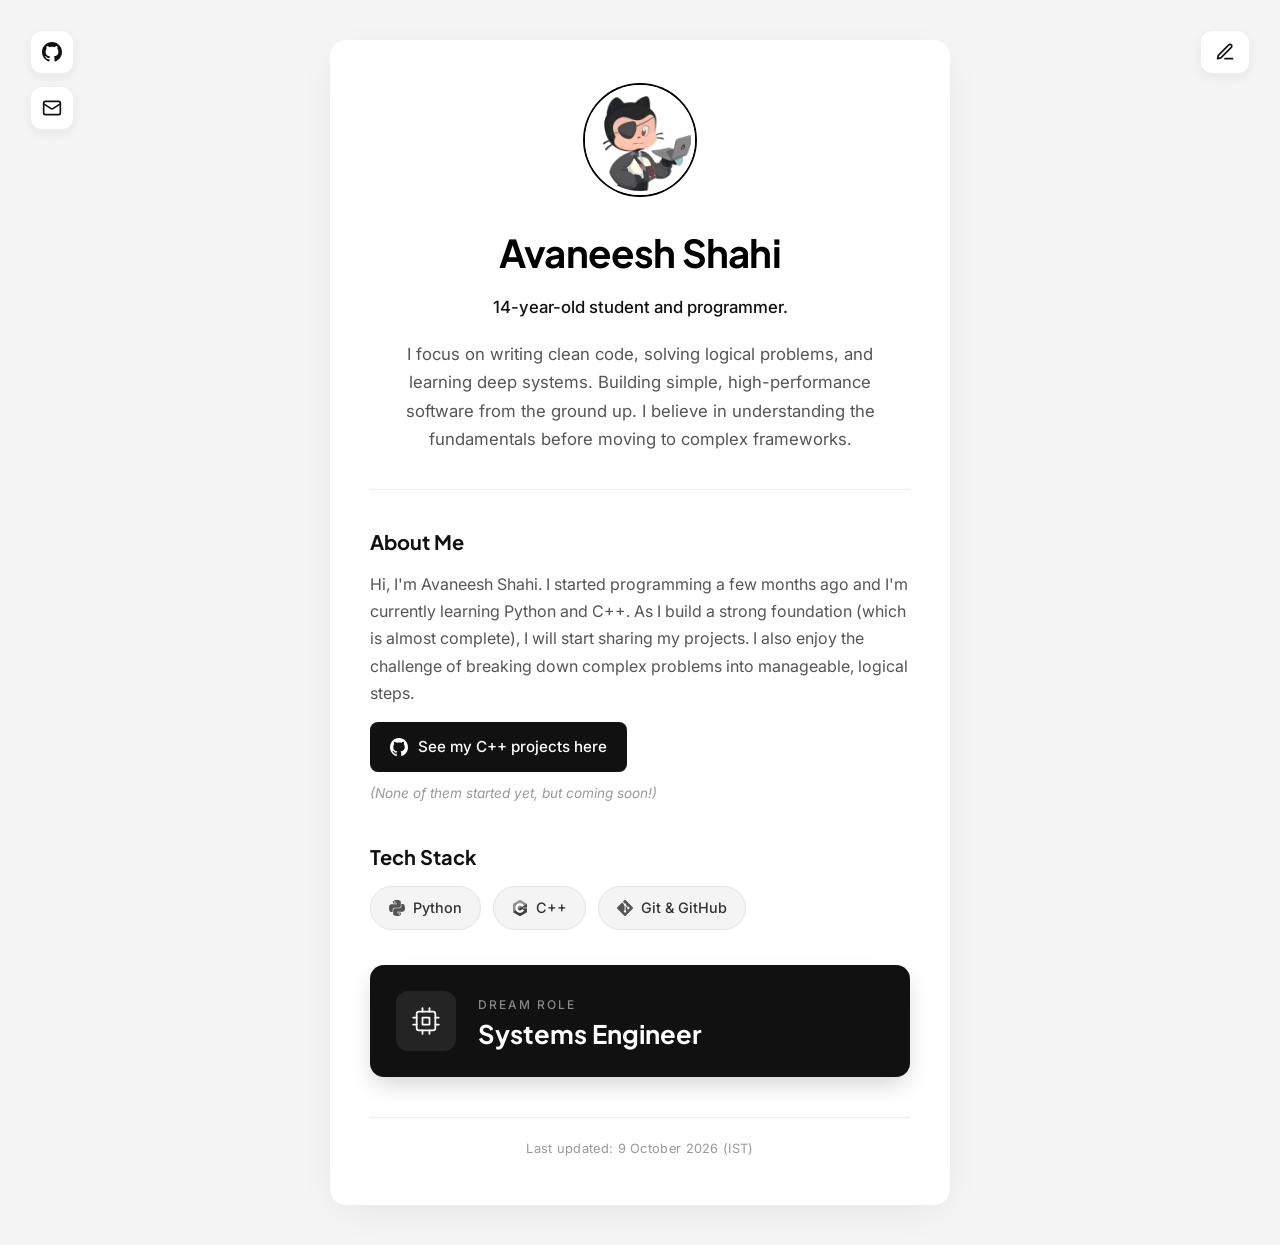
<file: index.html>
<!DOCTYPE html>
<html lang="en">
<head>
    <meta charset="UTF-8">
    <meta name="viewport" content="width=device-width, initial-scale=1.0">
    <link rel="preconnect" href="https://fonts.googleapis.com">
    <link rel="preconnect" href="https://fonts.gstatic.com" crossorigin>
    <link href="https://fonts.googleapis.com/css2?family=Plus+Jakarta+Sans:wght@200..800&family=Inter:wght@400;500&display=swap" rel="stylesheet">
    <link rel="stylesheet" href="style.css">
    <link rel="shortcut icon" href="profile.png" type="image/png">
    <title>Avaneesh Shahi | Portfolio</title>
</head>
<body>
      <a href="blogs/index.html" class="blog-btn" title="Read Blogs">
    <span class="blog-btn-icon">
        <svg width="20" height="20" viewBox="0 0 24 24" fill="none" stroke="currentColor" stroke-width="2" stroke-linecap="round" stroke-linejoin="round">
            <path d="M12 20h9"></path>
            <path d="M16.5 3.5a2.121 2.121 0 0 1 3 3L7 19l-4 1 1-4L16.5 3.5z"></path>
        </svg>
    </span>
    <span class="blog-btn-text">Read Blogs</span>
</a>
    <aside class="social-sidebar">
        <a href="https://github.com/avaneesh1200" target="_blank" class="social-link" title="GitHub Profile">
            <svg width="20" height="20" viewBox="0 0 24 24" fill="currentColor">
                <path d="M12 0c-6.626 0-12 5.373-12 12 0 5.302 3.438 9.8 8.207 11.387.599.111.793-.261.793-.577v-2.234c-3.338.726-4.033-1.416-4.033-1.416-.546-1.387-1.333-1.756-1.333-1.756-1.089-.745.083-.729.083-.729 1.205.084 1.839 1.237 1.839 1.237 1.07 1.834 2.807 1.304 3.492.997.107-.775.418-1.305.762-1.604-2.665-.305-5.467-1.334-5.467-5.931 0-1.311.469-2.381 1.236-3.221-.124-.303-.535-1.524.117-3.176 0 0 1.008-.322 3.301 1.23.957-.266 1.983-.399 3.003-.404 1.02.005 2.047.138 3.006.404 2.291-1.552 3.297-1.23 3.297-1.23.653 1.653.242 2.874.118 3.176.77.84 1.235 1.911 1.235 3.221 0 4.609-2.807 5.624-5.479 5.921.43.372.823 1.102.823 2.222v3.293c0 .319.192.694.801.576 4.765-1.589 8.199-6.086 8.199-11.386 0-6.627-5.373-12-12-12z"/>
            </svg>
        </a>
        <a href="mailto:avaneesh12012@proton.me" class="social-link" title="Email Me">
            <svg width="20" height="20" viewBox="0 0 24 24" fill="none" stroke="currentColor" stroke-width="2" stroke-linecap="round" stroke-linejoin="round">
                <rect x="2" y="4" width="20" height="16" rx="2"></rect>
                <path d="m22 7-8.97 5.7a1.94 1.94 0 0 1-2.06 0L2 7"></path>
            </svg>
        </a>
    </aside>

    <main class="card">
        
        <a href="https://github.com/avaneesh1200" target="_blank" class="avatar-link">
            <img src="profile.png" alt="Avaneesh Shahi's GitHub" class="avatar">
        </a>

        <header class="intro">
            <h1>Avaneesh Shahi</h1>
            <p class="tagline">14-year-old student and programmer.</p>
            <p class="description">
                I focus on writing clean code, solving logical problems, and learning deep systems. 
                Building simple, high-performance software from the ground up. I believe in understanding 
                the fundamentals before moving to complex frameworks.
            </p>
        </header>

        <hr class="separator">

        <section class="about">
            <h2>About Me</h2>
            <p>
                Hi, I'm Avaneesh Shahi. I started programming a few months ago and I'm currently learning 
                Python and C++. As I build a strong foundation (which is almost complete), I will start 
                sharing my projects. I also enjoy the challenge of breaking down complex problems into 
                manageable, logical steps.
            </p>
            
            <a href="https://github.com/avaneesh1200/myprojects-cpp" target="_blank" class="github-btn">
                <img src="github.svg" alt="GitHub Icon" class="btn-icon">
                See my C++ projects here
            </a>
            <p class="footnote">(None of them started yet, but coming soon!)</p>
        </section>

        <section class="skills">
            <h2>Tech Stack</h2>
            <div class="tag-container">
                
                <span class="tech-tag">
                    <svg width="16" height="16" viewBox="0 0 24 24" fill="currentColor">
                        <path d="M11.914 0C5.82 0 6.2 2.656 6.2 2.656l.007 2.752h5.814v.826H3.9S0 5.789 0 11.969c0 6.18 3.403 5.96 3.403 5.96h2.03v-2.867s-.109-3.42 3.35-3.42h5.766s3.24.052 3.24-3.148V3.202S18.28 0 11.914 0zM8.708 1.85a1.06 1.06 0 1 1 0 2.12 1.06 1.06 0 0 1 0-2.12z"/>
                        <path d="M12.086 24c6.094 0 5.714-2.656 5.714-2.656l-.007-2.752h-5.814v-.826h8.12S24 18.211 24 12.031c0-6.18-3.403-5.96-3.403-5.96h-2.03v2.867s.109 3.42-3.35 3.42H9.45s-3.24-.052-3.24 3.148v5.292S5.72 24 12.086 24zm3.206-1.85a1.06 1.06 0 1 1 0-2.12 1.06 1.06 0 0 1 0 2.12z"/>
                    </svg>
                    Python
                </span>

                <span class="tech-tag">
                    <img src="c++.webp" alt="C++ Icon" class="cplusplus-icon">
                    C++
                </span>

                <span class="tech-tag">
                    <svg width="16" height="16" viewBox="0 0 24 24" fill="currentColor">
                        <path d="M23.546 10.93L13.067.452c-.604-.603-1.582-.603-2.188 0L8.708 2.627l2.76 2.76c.645-.215 1.379-.07 1.889.441.516.515.658 1.258.438 1.9l2.658 2.66c.645-.223 1.387-.078 1.9.435.721.72.721 1.884 0 2.604-.719.719-1.881.719-2.6 0-.539-.541-.674-1.337-.404-1.996L12.86 8.955v6.525c.176.086.342.203.488.348.713.721.713 1.883 0 2.6-.719.721-1.889.721-2.609 0-.719-.719-.719-1.879 0-2.598.182-.18.387-.316.605-.406V8.835c-.217-.091-.424-.222-.6-.401-.545-.545-.676-1.342-.396-2.009L7.636 3.7.45 10.881c-.6.605-.6 1.584 0 2.189l10.48 10.477c.604.604 1.582.604 2.186 0l10.43-10.43c.605-.603.605-1.582 0-2.187"/>
                    </svg>
                    Git & GitHub
                </span>
            </div>
        </section>

        <section class="dream-section">
            <div class="dream-card">
                <div class="dream-icon">
                    <svg width="28" height="28" viewBox="0 0 24 24" fill="none" stroke="currentColor" stroke-width="1.5" stroke-linecap="round" stroke-linejoin="round">
                        <rect x="4" y="4" width="16" height="16" rx="2"></rect>
                        <rect x="9" y="9" width="6" height="6"></rect>
                        <path d="M9 1v3"></path>
                        <path d="M15 1v3"></path>
                        <path d="M9 20v3"></path>
                        <path d="M15 20v3"></path>
                        <path d="M20 9h3"></path>
                        <path d="M20 15h3"></path>
                        <path d="M1 9h3"></path>
                        <path d="M1 15h3"></path>
                    </svg>
                </div>
                <div class="dream-text">
                    <span class="dream-label">Dream Role</span>
                    <h3>Systems Engineer</h3>
                </div>
            </div>
        </section>

        <footer class="last-updated">
            Last updated: 9 October 2026 (IST)
        </footer>

    </main>

</body>
</html>
</file>
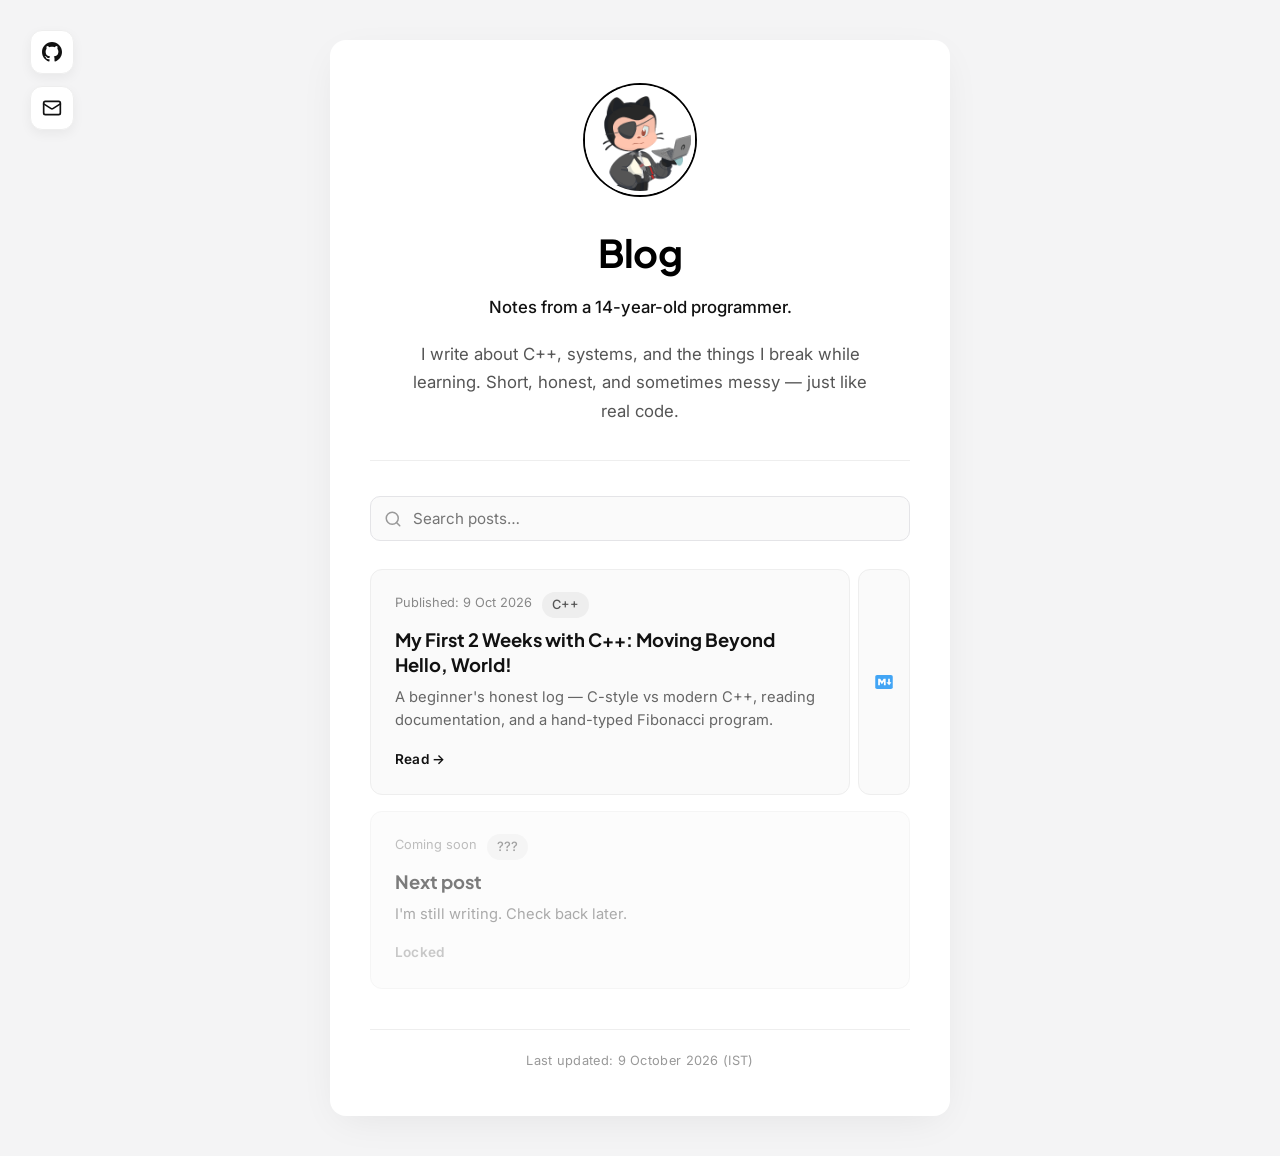
<file: blogs/index.html>
<!DOCTYPE html>
<html lang="en">
<head>
    <meta charset="UTF-8">
    <meta name="viewport" content="width=device-width, initial-scale=1.0">
    <link rel="preconnect" href="https://fonts.googleapis.com">
    <link rel="preconnect" href="https://fonts.gstatic.com" crossorigin>
    <link href="https://fonts.googleapis.com/css2?family=Plus+Jakarta+Sans:wght@200..800&family=Inter:wght@400;500&display=swap" rel="stylesheet">
    <link rel="shortcut icon" href="../profile.png" type="image/png">
    <title>Avaneesh Shahi · Blog Index</title>
    <style>
        * {
            box-sizing: border-box;
            margin: 0;
            padding: 0;
        }

        body {
            background-color: #f4f4f5;
            color: #1a1a1a;
            line-height: 1.7;
            padding: 40px 20px;
            display: flex;
            justify-content: center;
            font-family: 'Inter', sans-serif;
            min-height: 100vh;
        }

        h1, h2, h3 {
            font-family: 'Plus Jakarta Sans', sans-serif;
            color: #000;
        }

        .social-sidebar {
            position: fixed;
            top: 30px;
            left: 30px;
            display: flex;
            flex-direction: column;
            gap: 12px;
            z-index: 100;
        }

        .social-link {
            display: flex;
            align-items: center;
            justify-content: center;
            width: 44px;
            height: 44px;
            background-color: #ffffff;
            color: #111;
            border-radius: 12px;
            text-decoration: none;
            box-shadow: 0 4px 12px rgba(0, 0, 0, 0.05);
            border: 1px solid #eee;
            transition: all 0.2s ease;
        }

        .social-link:hover {
            background-color: #111;
            color: #fff;
            transform: translateY(-2px);
            box-shadow: 0 8px 20px rgba(0, 0, 0, 0.15);
        }

        .card {
            max-width: 620px;
            width: 100%;
            background: #ffffff;
            padding: 45px 40px;
            border-radius: 16px;
            box-shadow: 0 10px 40px -10px rgba(0, 0, 0, 0.08);
            height: fit-content;
        }

        .avatar-link {
            display: flex;
            justify-content: center;
            margin-bottom: 25px;
            text-decoration: none;
        }

        .avatar {
            width: 110px;
            height: 110px;
            border-radius: 50%;
            object-fit: cover;
            border: 4px solid #fff;
            box-shadow: 0 0 0 2px #000;
            transition: all 0.25s ease;
        }

        .avatar:hover {
            transform: translateY(-3px);
            box-shadow: 0 0 0 2px #000, 0 8px 20px rgba(0,0,0,0.15);
        }

        .intro {
            text-align: center;
            margin-bottom: 35px;
        }

        .intro h1 {
            font-size: 2.4rem;
            letter-spacing: -0.8px;
            margin-bottom: 8px;
        }

        .tagline {
            font-weight: 500;
            color: #111;
            font-size: 1.05rem;
            margin-bottom: 18px;
        }

        .description {
            font-size: 1.05rem;
            color: #555;
            max-width: 90%;
            margin: 0 auto;
        }

        .separator {
            border: 0;
            height: 1px;
            background-color: #eee;
            margin: 35px 0;
        }

        .search-wrapper {
            position: relative;
            margin-bottom: 28px;
        }

        .search-icon {
            position: absolute;
            left: 14px;
            top: 50%;
            transform: translateY(-50%);
            color: #999;
            pointer-events: none;
        }

        .search-input {
            width: 100%;
            padding: 12px 16px 12px 42px;
            border-radius: 10px;
            border: 1px solid #e4e4e7;
            background: #fafafa;
            font-family: 'Inter', sans-serif;
            font-size: 0.95rem;
            color: #222;
            transition: border-color 0.2s ease, box-shadow 0.2s ease;
            outline: none;
        }

        .search-input:focus {
            border-color: #111;
            background: #fff;
            box-shadow: 0 0 0 3px rgba(0,0,0,0.05);
        }

        .blog-list {
            display: flex;
            flex-direction: column;
            gap: 16px;
        }

        .blog-row {
            position: relative;
            display: flex;
            align-items: stretch;
            gap: 8px;
        }

        .blog-item {
            flex: 1;
            display: block;
            padding: 22px 24px;
            border-radius: 12px;
            border: 1px solid #eee;
            background: #fafafa;
            text-decoration: none;
            color: inherit;
            transition: all 0.2s ease;
            min-width: 0;
        }

        .blog-item:hover {
            background: #fff;
            border-color: #ddd;
            transform: translateY(-2px);
            box-shadow: 0 8px 24px -8px rgba(0,0,0,0.1);
        }

        .blog-item .blog-meta {
            display: flex;
            gap: 10px;
            margin-bottom: 10px;
            font-size: 0.8rem;
        }

        .blog-item .blog-date {
            color: #888;
        }

        .blog-item .blog-tag {
            background: #eee;
            color: #555;
            padding: 2px 10px;
            border-radius: 20px;
            font-weight: 500;
        }

        .blog-item .blog-title {
            font-size: 1.15rem;
            font-weight: 700;
            color: #111;
            margin-bottom: 8px;
            line-height: 1.35;
        }

        .blog-item .blog-excerpt {
            font-size: 0.92rem;
            color: #666;
            margin-bottom: 12px;
            line-height: 1.6;
        }

        .blog-item .read-more {
            font-size: 0.85rem;
            font-weight: 600;
            color: #111;
            letter-spacing: 0.2px;
        }

        .md-pill {
            display: flex;
            align-items: center;
            justify-content: center;
            width: 52px;
            border-radius: 12px;
            border: 1px solid #eee;
            background: #fafafa;
            text-decoration: none;
            transition: all 0.2s ease;
            flex-shrink: 0;
        }

        .md-pill:hover {
            background: #fff;
            border-color: #ddd;
            transform: translateY(-2px);
            box-shadow: 0 8px 24px -8px rgba(0,0,0,0.1);
        }

        .md-pill svg {
            width: 20px;
            height: 20px;
            display: block;
        }

        .blog-row.disabled .blog-item {
            opacity: 0.55;
            cursor: not-allowed;
            pointer-events: none;
        }

        .blog-row.disabled .md-pill {
            display: none;
        }

        /* ---- No results message ---- */
        .no-results {
            display: none;
            text-align: center;
            padding: 30px 20px;
            color: #999;
            font-size: 0.92rem;
            font-style: italic;
        }

        .no-results.visible {
            display: block;
        }

        .last-updated {
            margin-top: 40px;
            padding-top: 20px;
            border-top: 1px solid #eee;
            text-align: center;
            font-family: 'Inter', sans-serif;
            font-size: 0.8rem;
            color: #999;
            letter-spacing: 0.3px;
        }

        @media (max-width: 500px) {
            body { padding: 20px 12px; }
            .card { padding: 30px 20px; }
            .social-sidebar {
                top: auto;
                bottom: 20px;
                left: 50%;
                transform: translateX(-50%);
                flex-direction: row;
            }
            .intro h1 { font-size: 1.9rem; }
            .description { max-width: 100%; }
            .avatar { width: 90px; height: 90px; }
            .blog-item { padding: 18px 18px; }
            .blog-item .blog-title { font-size: 1.05rem; }
            .md-pill { width: 44px; }
        }
    </style>
</head>
<body>

    <aside class="social-sidebar">
        <a href="https://github.com/avaneesh1200" target="_blank" class="social-link" title="GitHub Profile">
            <svg width="20" height="20" viewBox="0 0 24 24" fill="currentColor">
                <path d="M12 0c-6.626 0-12 5.373-12 12 0 5.302 3.438 9.8 8.207 11.387.599.111.793-.261.793-.577v-2.234c-3.338.726-4.033-1.416-4.033-1.416-.546-1.387-1.333-1.756-1.333-1.756-1.089-.745.083-.729.083-.729 1.205.084 1.839 1.237 1.839 1.237 1.07 1.834 2.807 1.304 3.492.997.107-.775.418-1.305.762-1.604-2.665-.305-5.467-1.334-5.467-5.931 0-1.311.469-2.381 1.236-3.221-.124-.303-.535-1.524.117-3.176 0 0 1.008-.322 3.301 1.23.957-.266 1.983-.399 3.003-.404 1.02.005 2.047.138 3.006.404 2.291-1.552 3.297-1.23 3.297-1.23.653 1.653.242 2.874.118 3.176.77.84 1.235 1.911 1.235 3.221 0 4.609-2.807 5.624-5.479 5.921.43.372.823 1.102.823 2.222v3.293c0 .319.192.694.801.576 4.765-1.589 8.199-6.086 8.199-11.386 0-6.627-5.373-12-12-12z"/>
            </svg>
        </a>
        <a href="mailto:avaneesh12012@proton.me" class="social-link" title="Email Me">
            <svg width="20" height="20" viewBox="0 0 24 24" fill="none" stroke="currentColor" stroke-width="2" stroke-linecap="round" stroke-linejoin="round">
                <rect x="2" y="4" width="20" height="16" rx="2"></rect>
                <path d="m22 7-8.97 5.7a1.94 1.94 0 0 1-2.06 0L2 7"></path>
            </svg>
        </a>
    </aside>

    <main class="card">

        <a href="../index.html" class="avatar-link">
            <img src="../profile.png" alt="Avaneesh Shahi's GitHub" class="avatar" onerror="this.style.display='none'">
        </a>

        <header class="intro">
            <h1>Blog</h1>
            <p class="tagline">Notes from a 14-year-old programmer.</p>
            <p class="description">
                I write about C++, systems, and the things I break while learning.
                Short, honest, and sometimes messy — just like real code.
            </p>
        </header>

        <hr class="separator">

        <div class="search-wrapper">
            <svg class="search-icon" width="18" height="18" viewBox="0 0 24 24" fill="none" stroke="currentColor" stroke-width="2" stroke-linecap="round" stroke-linejoin="round">
                <circle cx="11" cy="11" r="8"></circle>
                <line x1="21" y1="21" x2="16.65" y2="16.65"></line>
            </svg>
            <input type="text" id="searchInput" class="search-input" placeholder="Search posts…" autocomplete="off">
        </div>

        <section class="blog-list" id="blogList">

            <!-- ==== Blog post #1 ==== -->
            <div class="blog-row" data-searchable="true">
                <a href="My First 2 weeks with C++/index.html" class="blog-item">
                    <div class="blog-meta">
                        <span class="blog-date">Published: 9 Oct 2026</span>
                        <span class="blog-tag">C++</span>
                    </div>
                    <h2 class="blog-title">My First 2 Weeks with C++: Moving Beyond Hello, World!</h2>
                    <p class="blog-excerpt">
                        A beginner's honest log — C-style vs modern C++, reading documentation, and a hand-typed Fibonacci program.
                    </p>
                    <span class="read-more">Read →</span>
                </a>

                <a href="My First 2 weeks with C++/" class="md-pill" title="View Markdown source">
                    <svg viewBox="0 0 24 24" xmlns="http://www.w3.org/2000/svg" aria-hidden="true">
                        <rect x="1.5" y="3.5" width="21" height="17" rx="2.2" fill="#42a5f5"/>
                        <path fill="#ffffff"
                              d="M5 8h2.4l2.1 3.1L11.6 8H14v8h-2.1v-4.7l-2.4 3.4h-.1l-2.3-3.4V16H5V8zm11.4 0H19v4.4h1.9L18.2 16 14.8 12.4H17V8z"/>
                    </svg>
                </a>
            </div>

            <!-- ==== Placeholder / disabled post ==== -->
            <div class="blog-row disabled">
                <div class="blog-item">
                    <div class="blog-meta">
                        <span class="blog-date">Coming soon</span>
                        <span class="blog-tag">???</span>
                    </div>
                    <h2 class="blog-title">Next post</h2>
                    <p class="blog-excerpt">
                        I'm still writing. Check back later.
                    </p>
                    <span class="read-more" style="opacity:0.4;">Locked</span>
                </div>
            </div>

        </section>

        <p class="no-results" id="noResults">No posts match your search.</p>

        <footer class="last-updated">
            Last updated: 9 October 2026 (IST)
        </footer>

    </main>

  <script>
(function () {
    var searchInput = document.getElementById('searchInput');
    var blogList = document.getElementById('blogList');

    if (!searchInput || !blogList) {
        console.error('[blog search] Missing #searchInput or #blogList');
        return;
    }

    // Grab all rows into a real Array (old-browser safe)
    var rowsNodeList = blogList.querySelectorAll('.blog-row');
    var rows = [];
    for (var i = 0; i < rowsNodeList.length; i++) {
        rows.push(rowsNodeList[i]);
    }

    console.log('[blog search] Ready. ' + rows.length + ' rows found.');

    function normalize(s) {
        if (s === null || s === undefined) return '';
        return String(s)
            .toLowerCase()
            .replace(/\s+/g, ' ')
            .replace(/\u00A0/g, ' ')
            .trim();
    }

    function runSearch() {
        var query = normalize(searchInput.value);
        var visibleRealPosts = 0;

        for (var j = 0; j < rows.length; j++) {
            var row = rows[j];
            var isDisabled = row.className.indexOf('disabled') !== -1;

            // ---- If there is an active search: hide ALL rows that don't match,
            //      including the disabled placeholder. ----
            if (query !== '') {
                if (isDisabled) {
                    // Hide placeholder during any active search
                    row.style.display = 'none';
                    continue;
                }

                var item = row.querySelector('.blog-item');
                if (!item) { row.style.display = 'none'; continue; }

                var text = normalize(item.textContent);

                if (text.indexOf(query) !== -1) {
                    row.style.display = '';
                    visibleRealPosts++;
                } else {
                    row.style.display = 'none';
                }
            } else {
                // ---- Empty query: show everything (including placeholder) ----
                row.style.display = '';
                if (!isDisabled) visibleRealPosts++;
            }
        }

        // ---- No-results message ----
        var noRes = document.getElementById('noResults');
        if (!noRes) return;

        if (query !== '' && visibleRealPosts === 0) {
            noRes.style.display = 'block';
        } else {
            noRes.style.display = 'none';
        }
    }

    // Fire on every possible event
    searchInput.addEventListener('input', runSearch, false);
    searchInput.addEventListener('keyup', runSearch, false);
    searchInput.addEventListener('change', runSearch, false);
    searchInput.addEventListener('search', runSearch, false); // native × button

    // Handle paste (with a tiny delay so the value is updated)
    searchInput.addEventListener('paste', function () {
        setTimeout(runSearch, 10);
    }, false);

    // Run once on load
    runSearch();
})();
</script>

</body>
</html>
</file>
<file: style.css>
* {
    box-sizing: border-box;
    margin: 0;
    padding: 0;
}

body {
    background-color: #f4f4f5;
    color: #1a1a1a;
    line-height: 1.7;
    padding: 40px 20px;
    display: flex;
    justify-content: center;
    font-family: 'Inter', sans-serif;
}

h1, h2, h3 {
    font-family: 'Plus Jakarta Sans', sans-serif;
    color: #000;
}

.social-sidebar {
    position: fixed;
    top: 30px;
    left: 30px;
    display: flex;
    flex-direction: column;
    gap: 12px;
    z-index: 100;
}

.social-link {
    display: flex;
    align-items: center;
    justify-content: center;
    width: 44px;
    height: 44px;
    background-color: #ffffff;
    color: #111;
    border-radius: 12px;
    text-decoration: none;
    box-shadow: 0 4px 12px rgba(0, 0, 0, 0.05);
    border: 1px solid #eee;
    transition: all 0.2s ease;
}

.social-link:hover {
    background-color: #111;
    color: #fff;
    transform: translateY(-2px);
    box-shadow: 0 8px 20px rgba(0, 0, 0, 0.15);
}

.card {
    max-width: 620px;
    width: 100%;
    background: #ffffff;
    padding: 45px 40px;
    border-radius: 16px;
    box-shadow: 0 10px 40px -10px rgba(0, 0, 0, 0.08);
}

.avatar-link {
    display: flex;
    justify-content: center;
    margin-bottom: 25px;
    text-decoration: none;
}

.avatar {
    width: 110px;
    height: 110px;
    border-radius: 50%;
    object-fit: cover;
    border: 4px solid #fff;
    box-shadow: 0 0 0 2px #000;
    transition: all 0.25s ease;
}

.avatar:hover {
    transform: translateY(-3px);
    box-shadow: 0 0 0 2px #000, 0 8px 20px rgba(0,0,0,0.15);
}

.intro {
    text-align: center;
    margin-bottom: 35px;
}

.intro h1 {
    font-size: 2.4rem;
    letter-spacing: -0.8px;
    margin-bottom: 8px;
}

.tagline {
    font-weight: 500;
    color: #111;
    font-size: 1.05rem;
    margin-bottom: 18px;
}

.description {
    font-size: 1.05rem;
    color: #555;
    max-width: 90%;
    margin: 0 auto;
}

.separator {
    border: 0;
    height: 1px;
    background-color: #eee;
    margin: 35px 0;
}

section {
    margin-bottom: 35px;
}

section h2 {
    font-size: 1.25rem;
    margin-bottom: 12px;
    color: #111;
}

section p {
    color: #555;
    margin-bottom: 15px;
}

.github-btn {
    display: inline-flex;
    align-items: center;
    gap: 10px;
    padding: 12px 20px;
    background-color: #111;
    color: #fff;
    text-decoration: none;
    border-radius: 8px;
    font-size: 0.95rem;
    font-weight: 500;
    transition: background-color 0.2s ease, transform 0.15s ease;
}

.github-btn:hover {
    background-color: #333;
    transform: translateY(-2px);
}

.btn-icon {
    width: 18px;
    height: 18px;
    filter: invert(1);
}

.footnote {
    font-size: 0.85rem;
    color: #999;
    margin-top: 10px;
    font-style: italic;
}

.tag-container {
    display: flex;
    gap: 12px;
    flex-wrap: wrap;
}

.tech-tag {
    display: inline-flex;
    align-items: center;
    gap: 8px;
    font-size: 0.9rem;
    font-weight: 500;
    background-color: #f4f4f5;
    color: #333;
    padding: 9px 18px;
    border-radius: 30px;
    border: 1px solid #e4e4e7;
}

.tech-tag svg {
    width: 16px;
    height: 16px;
    color: #555;
}

.cplusplus-icon {
    width: 16px;
    height: 16px;
    object-fit: contain;
}

.dream-card {
    display: flex;
    align-items: center;
    gap: 22px;
    background: #111;
    padding: 26px;
    border-radius: 14px;
    color: #fff;
    box-shadow: 0 10px 25px -5px rgba(0, 0, 0, 0.2);
    transition: transform 0.3s ease, box-shadow 0.3s ease;
}

.dream-card:hover {
    transform: translateY(-4px);
    box-shadow: 0 15px 35px -5px rgba(0, 0, 0, 0.3);
}

.dream-icon {
    display: flex;
    align-items: center;
    justify-content: center;
    background-color: rgba(255, 255, 255, 0.08);
    padding: 16px;
    border-radius: 12px;
    color: #fff;
    flex-shrink: 0;
}

.dream-text {
    display: flex;
    flex-direction: column;
}

.dream-label {
    font-size: 0.75rem;
    text-transform: uppercase;
    letter-spacing: 2px;
    color: #888;
    margin-bottom: 4px;
    font-weight: 500;
}

.dream-card h3 {
    font-size: 1.6rem;
    font-weight: 700;
    color: #fff;
    line-height: 1.1;
}

.last-updated {
    margin-top: 40px;
    padding-top: 20px;
    border-top: 1px solid #eee;
    text-align: center;
    font-family: 'Inter', sans-serif;
    font-size: 0.8rem;
    color: #999;
    letter-spacing: 0.3px;
}

@media (max-width: 500px) {
    body {
        padding: 20px 12px;
    }

    .card {
        padding: 30px 20px;
    }

    .social-sidebar {
        top: auto;
        bottom: 20px;
        left: 50%;
        transform: translateX(-50%);
        flex-direction: row;
    }
    
    .intro h1 {
        font-size: 1.9rem;
    }
    
    .description {
        max-width: 100%;
    }

    .avatar {
        width: 90px;
        height: 90px;
    }

    .dream-card {
        padding: 20px;
        gap: 15px;
    }

    .dream-card h3 {
        font-size: 1.3rem;
    }
    
    .dream-icon {
        padding: 12px;
    }
}
/* ---------- Read Blogs button (top-right) ---------- */
.blog-btn {
    position: fixed;
    top: 30px;
    right: 30px;
    z-index: 100;
    display: inline-flex;
    align-items: center;
    height: 44px;
    padding: 0 14px;
    background: #ffffff;
    color: #111;
    border-radius: 12px;
    text-decoration: none;
    box-shadow: 0 4px 12px rgba(0, 0, 0, 0.05);
    border: 1px solid #eee;
    overflow: hidden;
    font-family: 'Inter', sans-serif;
    font-weight: 500;
    font-size: 0.9rem;
    transition: background 0.3s ease,
                color 0.3s ease,
                border-color 0.3s ease,
                box-shadow 0.3s ease,
                transform 0.3s ease;
}

.blog-btn-icon {
    display: inline-flex;
    align-items: center;
    justify-content: center;
    flex-shrink: 0;
    transition: transform 0.45s cubic-bezier(0.34, 1.56, 0.64, 1);
}

.blog-btn-text {
    display: inline-block;
    max-width: 0;
    opacity: 0;
    white-space: nowrap;
    overflow: hidden;
    transform: translateX(-8px);
    transition: max-width 0.4s cubic-bezier(0.4, 0, 0.2, 1),
                opacity 0.25s ease 0.08s,
                transform 0.35s cubic-bezier(0.4, 0, 0.2, 1),
                margin-left 0.35s cubic-bezier(0.4, 0, 0.2, 1);
}

.blog-btn:hover {
    background: #111;
    color: #fff;
    border-color: #111;
    box-shadow: 0 8px 20px rgba(0, 0, 0, 0.15);
    transform: translateY(-2px);
}

.blog-btn:hover .blog-btn-icon {
    transform: rotate(-10deg) scale(1.1);
}

.blog-btn:hover .blog-btn-text {
    max-width: 120px;
    opacity: 1;
    transform: translateX(0);
    margin-left: 8px;
}

/* Mobile — keep it compact */
@media (max-width: 500px) {
    .blog-btn {
        top: 20px;
        right: 20px;
        height: 40px;
        padding: 0 12px;
    }

    .blog-btn-text {
        max-width: 0;      /* stays hidden on mobile to save space */
    }
}
</file>
